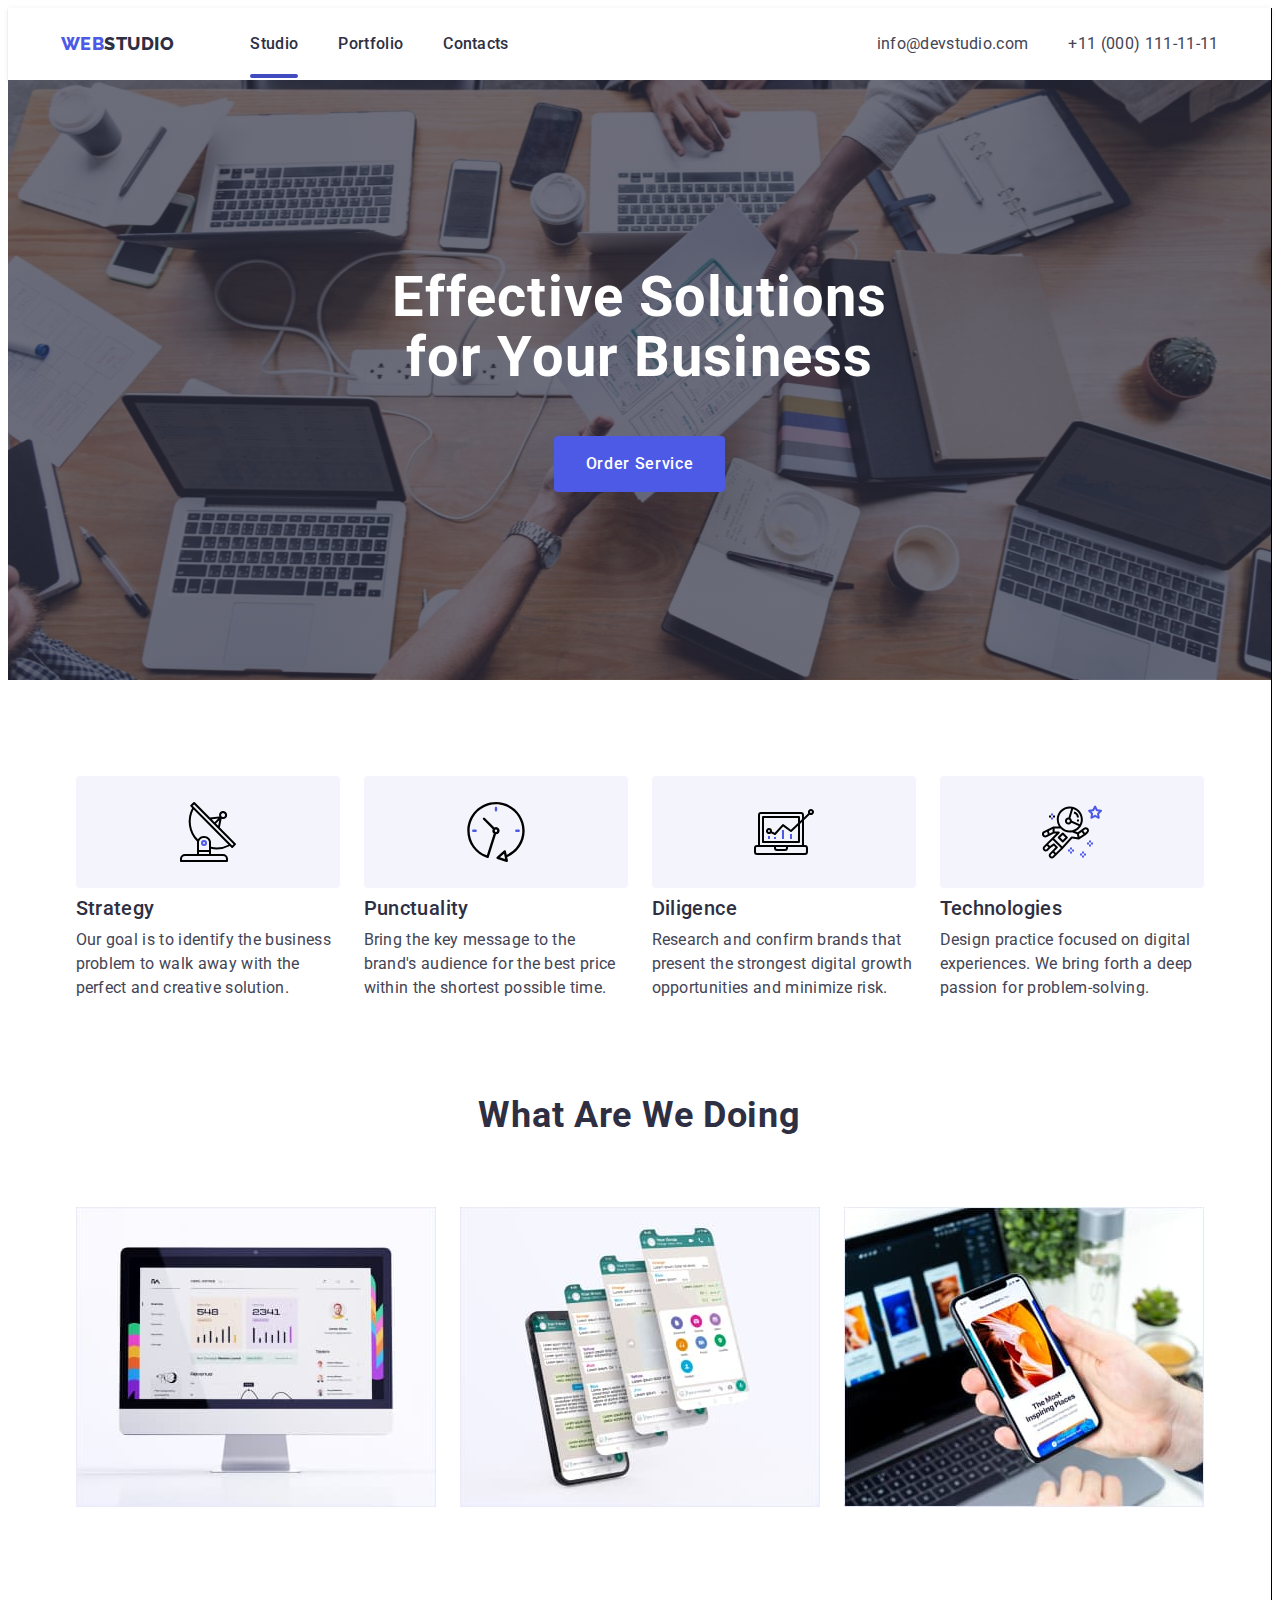
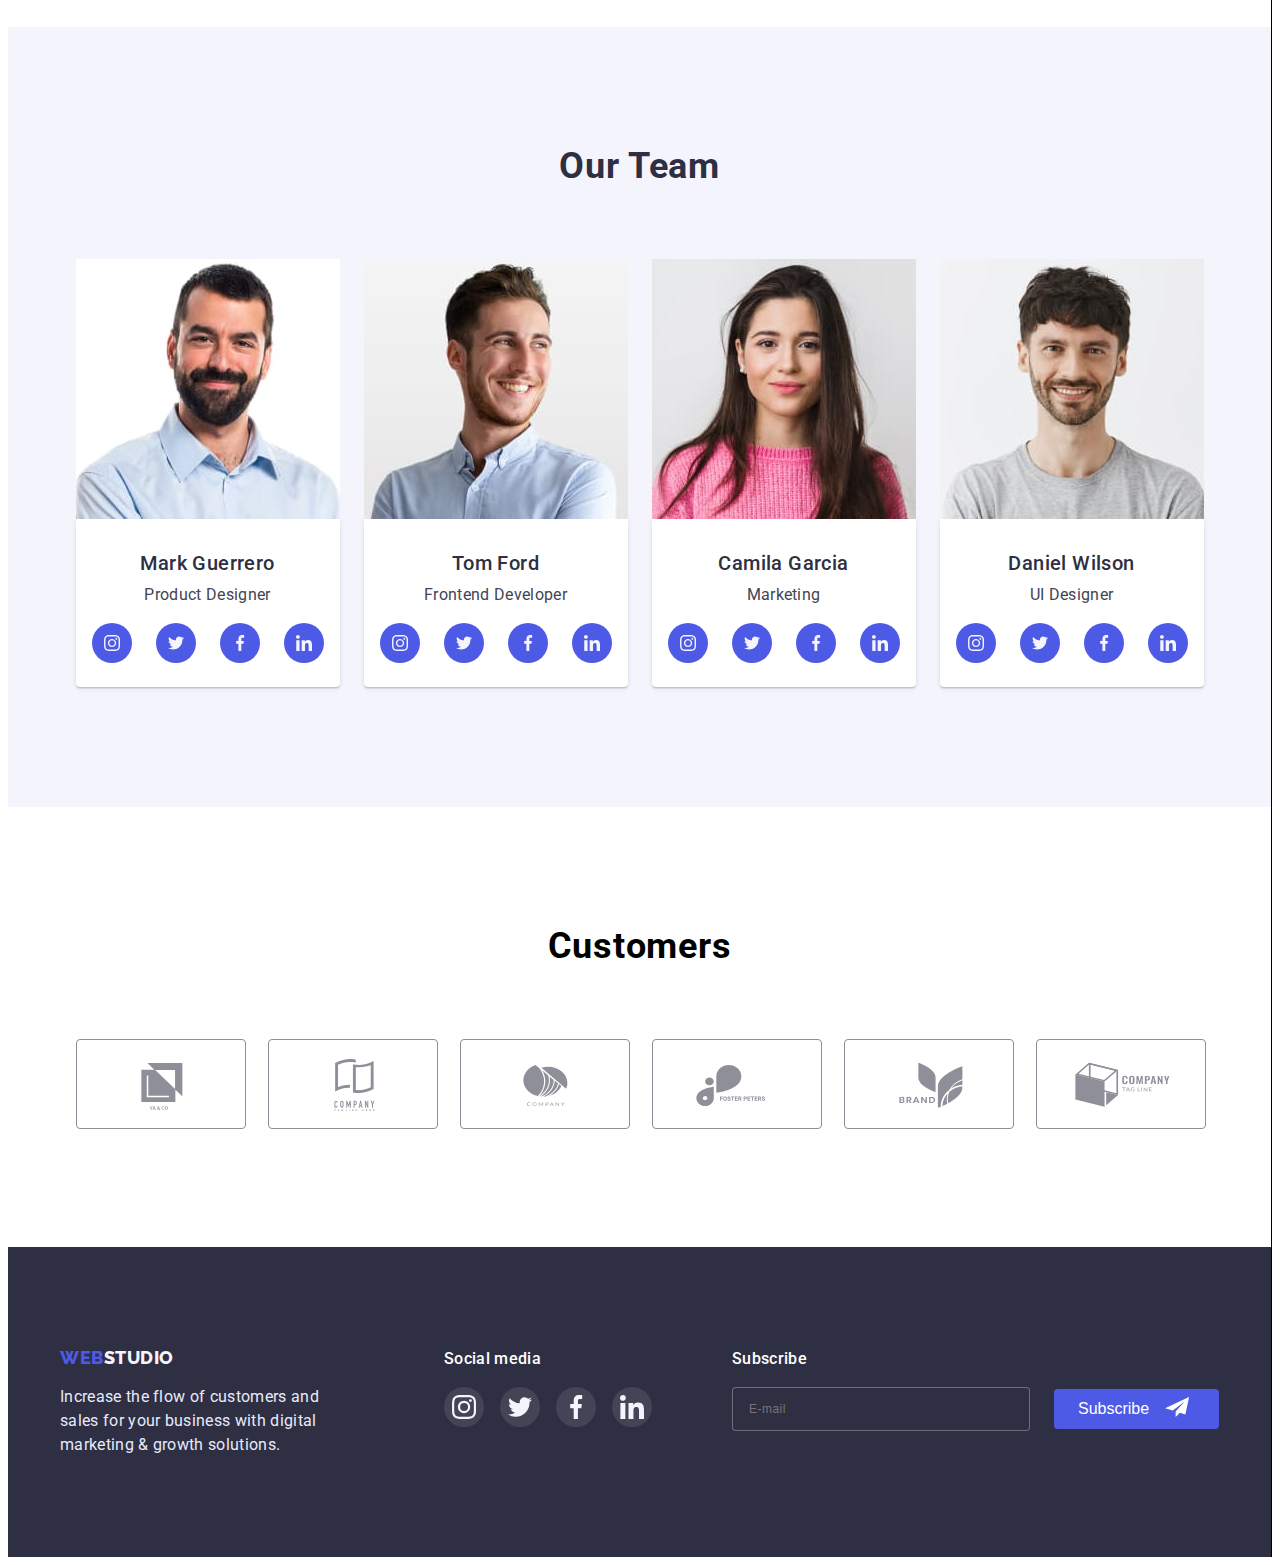
<file: index.html>
<!DOCTYPE html>
<html lang="en">

<head>
  <meta charset="UTF-8" />
  <meta http-equiv="X-UA-Compatible" content="IE=edge" />
  <meta name="viewport" content="width=device-width, initial-scale=1.0" />
  <title>WEBSTUDIO</title>
  <link rel="preconnect" href="https://fonts.googleapis.com">
  <link rel="preconnect" href="https://fonts.gstatic.com" crossorigin>
  <link
    href="https://fonts.googleapis.com/css2?family=Montserrat:wght@400;500;600;700&family=Raleway:wght@400;500;600;700;800&family=Roboto:wght@300;400;500;700&display=swap"
    rel="stylesheet">
  <link rel="stylesheet" href="https://cdnjs.cloudflare.com/ajax/libs/modern-normalize/1.1.0/modern-normalize.min.css"
    integrity="sha512-wpPYUAdjBVSE4KJnH1VR1HeZfpl1ub8YT/NKx4PuQ5NmX2tKuGu6U/JRp5y+Y8XG2tV+wKQpNHVUX03MfMFn9Q=="
    crossorigin="anonymous" referrerpolicy="no-referrer" />
  <link rel="stylesheet" href="./css/styles.css">
  <link rel="stylesheet" href="./css/mobile.css">
  <link rel="stylesheet" href="./css/tablet.css">
  <link rel="stylesheet" href="./css/desktop.css">

</head>

<body>
  <header class="hedder">
    <div class="hedder-container container">
      <a class="logo" href="./index.html" target="_blank"><span class="logo-part">Web</span>Studio</a>
      <div class="navigation-cont">
        <nav class="navigation">
          <ul class="list list-container">
            <li class="logo-items curent"><a class="logo-link" href="./index.html">Studio</a></li>
            <li class="logo-items"><a class="logo-link" href="portfolio.html">Portfolio</a></li>
            <li class="logo-items"><a class="logo-link" href="#">Contacts</a></li>
          </ul>
        </nav>
        <address class="address">
          <ul class="list address-container">
            <li class="address-items"><a class="address-link" href="mailto:info@devstudio.com">info@devstudio.com</a>
            </li>
            <li class="address-items"><a class="address-link" href="tel:+110001111111">+11 (000) 111-11-11</a></li>
          </ul>
        </address>
        </div>
      <button type="button" data-menu-open class="menu-btn">
        <svg class="menu-btn-icon" width="32" height="22">
          <use href="./images/icons.svg#icon-mob-menu"></use>
        </svg>
      </button>
    </div>

    <div class="mob-menu  is-hidden" data-menu>
      <div class="container">
        <div>
          <button type="button" data-menu-close class="menu-btn-close-cont">
            <svg class="menu-btn-icon-close" width="8" height="8">
              <use href="./images/icons.svg#icon-cross-1"></use>
            </svg>
          </button>
          <nav class="mob-menu-navigation">
            <ul class="list mob-menu-list">
              <li class="mob-menu-items">
                <a class="mob-menu-link" href="./index.html">Studio</a>
              </li>
              <li class="mob-menu-items">
                <a class="mob-menu-link" href="portfolio.html">Portfolio</a>
              </li>
              <li class="mob-menu-items">
                <a class="mob-menu-link" href="#">Contacts</a>
              </li>
            </ul>
          </nav>
        </div>
        <div>
          <address class="mob-menu-address">
            <ul class="list mob-menu-address-list">
              <li class="mob-menu-address-items"><a class="mob-menu-address-link-tel" href="tel:+110001111111">+11 (000) 111-11-11</a></li>
              <li class="mob-menu-address-items"><a class="mob-menu-address-link" href="mailto:info@devstudio.com">info@devstudio.com</a></li>

            </ul>
          </address>
          <ul class="list mob-menu-social-list">
            <li class="mob-menu-social-item">
              <a href="./index.html" class="mob-menu-social-link">
                <svg class="mob-menu-social-icon" width="16" height="16">
                  <use href="./images/icons.svg#icon-instagram"></use>
                </svg>
              </a>
            </li>
            <li class="mob-menu-social-item">
              <a href="./index.html" class="mob-menu-social-link">
                <svg class="mob-menu-social-icon" width="16" height="16">
                  <use href="./images/icons.svg#icon-twitter"></use>
                </svg>
              </a>
            </li>
            <li class="mob-menu-social-item">
              <a href="./index.html" class="mob-menu-social-link">
                <svg class="mob-menu-social-icon" width="16" height="16">
                  <use href="./images/icons.svg#icon-facebook"></use>
                </svg>
              </a>
            </li>
            <li class="mob-menu-social-item">
              <a href="./index.html" class="mob-menu-social-link">
                <svg class="mob-menu-social-icon" width="16" height="16">
                  <use href="./images/icons.svg#icon-linkedin"></use>
                </svg>
              </a>
            </li>
          </ul>
        </div>
      </div>
    </div>
  </header>
  <main>
    <section class="hero">
      <div class="hero-container container">
        <h1 class="hero-title">Effective Solutions for Your Business</h1>
        <button type="button" data-modal-open class="hero-bnt hero-bnt-cont ">Order Service</button>
      </div>
    </section>
    <section class="feature">
      <div class="container">
        <h2 class="feature-title hide">Advantages</h2>
        <ul class="list feature-cont">
          <li class="feature-items">
            <div class="feature-box">
              <svg class="feature-icons feature-icons-cont" width="60" height="64">
                <use href="./images/icons.svg#icon-antenna"></use>
              </svg>
            </div>
            <div class="feature-text-box">
              <h3 class="feature-title feature-item-cont">Strategy</h3>
              <p class="feature-text">
                Our goal is to identify the business problem to walk away with the
                perfect and creative solution.
              </p>
            </div>
          </li>
          <li class="feature-items">
            <div class="feature-box">
              <svg class="feature-icons feature-icons-cont" width="60" height="64">
                <use href="./images/icons.svg#icon-clock"></use>
              </svg>
            </div>
            <div class="feature-text-box">
              <h3 class="feature-title feature-item-cont">Punctuality</h3>
              <p class="feature-text">
                Bring the key message to the brand's audience for the best price
                within the shortest possible time.
              </p>
            </div>
          </li>

          <li class="feature-items">
            <div class="feature-box">
              <svg class="feature-icons feature-icons-cont" width="60" height="64">
                <use href="./images/icons.svg#icon-diagram"></use>
              </svg>
            </div>
            <div class="feature-text-box">
              <h3 class="feature-title feature-item-cont">Diligence</h3>
              <p class="feature-text">
                Research and confirm brands that present the strongest digital
                growth opportunities and minimize risk.
              </p>
            </div>
          </li>
          <li class="feature-items">
            <div class="feature-box">
              <svg class="feature-icons feature-icons-cont" width="60" height="64">
                <use href="./images/icons.svg#icon-astronaut"></use>
              </svg>
            </div>
            <div class="feature-text-box">
              <h3 class="feature-title feature-item-cont">Technologies</h3>
              <p class="feature-text">
                Design practice focused on digital experiences. We bring forth a
                deep passion for problem-solving.
              </p>
            </div>
          </li>
        </ul>
      </div>
    </section>
    <section class="app">
      <div class="app-cont container">
        <h2 class="app-title">What are we doing</h2>
        <ul class="list app-cont-list">
          <li class="app-items"><img srcset="./images/pic1.jpg 1x, ./images/pic1-2x.jpg 2x" src="./images/pic1.jpg"
              alt="Treking" width="360" /></li>
          <li class="app-items"><img srcset="./images/pic2.jpg 1x, ./images/pic2-2x.jpg 2x" src="./images/pic2.jpg" alt="MobileAPP" width="360" /></li>
          <li class="app-items"><img srcset="./images/pic3.jpg 1x, ./images/pic3-2x.jpg 2x" src="./images/pic3.jpg" alt="Conection" width="360" /></li>
        </ul>
      </div>
    </section>
    <section class="team">
      <div class="team-cont container">
        <h2 class="team-title">Our Team</h2>
        <ul class="list list-cont">
          <li class="team-items pers-box">
            <img srcset="./images/photo1.jpg 1x, ./images/photo1-2x.jpg 2x" src="./images/photo1.jpg"
              alt="Mark Guerrero" width="264" />
            <div class="team-info-box">
              <h3 class="team-text-name">Mark Guerrero</h3>
              <p class="team-qualified">Product Designer</p>
              <ul class="list social-list">
                <li class="team-social-item">
                  <a href="./index.html" class="team-social-link">
                    <svg class="team-social-icon" width="16" height="16">
                      <use href="./images/icons.svg#icon-instagram"></use>
                    </svg>
                  </a>
                </li>
                <li class="team-social-item">
                  <a href="./index.html" class="team-social-link">
                    <svg class="team-social-icon" width="16" height="16">
                      <use href="./images/icons.svg#icon-twitter"></use>
                    </svg>
                  </a>
                </li>
                <li class="team-social-item">
                  <a href="./index.html" class="team-social-link">
                    <svg class="team-social-icon" width="16" height="16">
                      <use href="./images/icons.svg#icon-facebook"></use>
                    </svg>
                  </a>
                </li>
                <li class="team-social-item">
                  <a href="./index.html" class="team-social-link">
                    <svg class="team-social-icon" width="16" height="16">
                      <use href="./images/icons.svg#icon-linkedin"></use>
                    </svg>
                  </a>
                </li>
              </ul>
            </div>
          </li>
          <li class="team-items pers-box">
            <img srcset="./images/photo2.jpg 1x, ./images/photo2-2x.jpg 2x" src="./images/photo2.jpg" alt="Tom Ford"
              width="264" />
            <div class="team-info-box">
              <h3 class="team-text-name">Tom Ford</h3>
              <p class="team-qualified">Frontend Developer</p>
              <ul class="list social-list">
                <li class="team-social-item">
                  <a href="./index.html" class="team-social-link">
                    <svg class="team-social-icon" width="16" height="16">
                      <use href="./images/icons.svg#icon-instagram"></use>
                    </svg>
                  </a>
                </li>
                <li class="team-social-item">
                  <a href="./index.html" class="team-social-link">
                    <svg class="team-social-icon" width="16" height="16">
                      <use href="./images/icons.svg#icon-twitter"></use>
                    </svg>
                  </a>
                </li>
                <li class="team-social-item">
                  <a href="./index.html" class="team-social-link">
                    <svg class="team-social-icon" width="16" height="16">
                      <use href="./images/icons.svg#icon-facebook"></use>
                    </svg>
                  </a>
                </li>
                <li class="team-social-item">
                  <a href="./index.html" class="team-social-link">
                    <svg class="team-social-icon" width="16" height="16">
                      <use href="./images/icons.svg#icon-linkedin"></use>
                    </svg>
                  </a>
                </li>
              </ul>
            </div>
          </li>
          <li class="team-items pers-box">
            <img srcset="./images/photo3.jpg 1x, ./images/photo3-2x.jpg 2x" src="./images/photo3.jpg"
              alt="Camila Garcia" width="264" />
            <div class="team-info-box">
              <h3 class="team-text-name">Camila Garcia</h3>
              <p class="team-qualified">Marketing</p>
              <ul class="list social-list">
                <li class="team-social-item">
                  <a href="./index.html" class="team-social-link">
                    <svg class="team-social-icon" width="16" height="16">
                      <use href="./images/icons.svg#icon-instagram"></use>
                    </svg>
                  </a>
                </li>
                <li class="team-social-item">
                  <a href="./index.html" class="team-social-link">
                    <svg class="team-social-icon" width="16" height="16">
                      <use href="./images/icons.svg#icon-twitter"></use>
                    </svg>
                  </a>
                </li>
                <li class="team-social-item">
                  <a href="./index.html" class="team-social-link">
                    <svg class="team-social-icon" width="16" height="16">
                      <use href="./images/icons.svg#icon-facebook"></use>
                    </svg>
                  </a>
                </li>
                <li class="team-social-item">
                  <a href="./index.html" class="team-social-link">
                    <svg class="team-social-icon" width="16" height="16">
                      <use href="./images/icons.svg#icon-linkedin"></use>
                    </svg>
                  </a>
                </li>
              </ul>
            </div>
          </li>
          <li class="team-items pers-box">
            <img srcset="./images/photo4.jpg 1x, ./images/photo4-2x.jpg 2x" src="./images/photo4.jpg"
              alt="Daniel Wilson" width="264" />
            <div class="team-info-box">
              <h3 class="team-text-name">Daniel Wilson</h3>
              <p class="team-qualified">UI Designer</p>
              <ul class="list social-list">
                <li class="team-social-item">
                  <a href="./index.html" class="team-social-link">
                    <svg class="team-social-icon" width="16" height="16">
                      <use href="./images/icons.svg#icon-instagram"></use>
                    </svg>
                  </a>
                </li>
                <li class="team-social-item">
                  <a href="./index.html" class="team-social-link">
                    <svg class="team-social-icon" width="16" height="16">
                      <use href="./images/icons.svg#icon-twitter"></use>
                    </svg>
                  </a>
                </li>
                <li class="team-social-item">
                  <a href="./index.html" class="team-social-link">
                    <svg class="team-social-icon" width="16" height="16">
                      <use href="./images/icons.svg#icon-facebook"></use>
                    </svg>
                  </a>
                </li>
                <li class="team-social-item">
                  <a href="" class="team-social-link">
                    <svg class="team-social-icon" width="16" height="16">
                      <use href="./images/icons.svg#icon-linkedin"></use>
                    </svg>
                  </a>
                </li>
              </ul>
            </div>
          </li>
        </ul>
      </div>
    </section>
    <section class="customers">
      <div class="customers-cont container">
        <h2 class="customers-title">Customers</h2>
        <ul class="list customers-list">
          <li class="customers-box">
            <a href="./index.html" class="customers-link">
              <svg class="customers-icons" width="104" height="56">
                <use href="./images/icons.svg#icon-Logo-1"></use>
              </svg>
            </a>
          </li>
          <li class="customers-box">
            <a href="./index.html" class="customers-link">
              <svg class="customers-icons" width="104" height="56">
                <use href="./images/icons.svg#icon-Logo-2"></use>
              </svg>
            </a>
          </li>
          <li class="customers-box">
            <a href="./index.html" class="customers-link">
              <svg class="customers-icons" width="104" height="56">
                <use href="./images/icons.svg#icon-Logo-3"></use>
              </svg>
            </a>
          </li>
          <li class="customers-box">
            <a href="./index.html" class="customers-link">
              <svg class="customers-icons" width="104" height="56">
                <use href="./images/icons.svg#icon-Logo-4"></use>
              </svg>
            </a>
          </li>
          <li class="customers-box">
            <a href="./index.html" class="customers-link">
              <svg class="customers-icons" width="104" height="56">
                <use href="./images/icons.svg#icon-Logo-5"></use>
              </svg>
            </a>
          </li>
          <li class="customers-box">
            <a href="./index.html" class="customers-link">
              <svg class="customers-icons" width="104" height="56">
                <use href="./images/icons.svg#icon-Logo-6"></use>
              </svg>
            </a>
          </li>
        </ul>
      </div>

    </section>
  </main>

  <footer class="footer">
    <div class="footer-cont container">
      <div class="footer-info-logo">
        <a class="footer-logo" href="./index.html" target="_blank"><span class="footer-logo-part">Web</span>Studio</a>
        <p class="footer-text">
          Increase the flow of customers and sales for your business with digital
          marketing & growth solutions.
        </p>
      </div>
      <div class="footer-social-media">
        <h2 class="media-text">Social media</h2>
        <ul class="list footer-social-list">
          <li class="footer-social-item">
            <a href="./index.html" class="footer-social-link">
              <svg class="footer-social-icon" width="24" height="24">
                <use href="./images/icons.svg#icon-instagram"></use>
              </svg>
            </a>
          </li>
          <li class="footer-social-item">
            <a href="./index.html" class="footer-social-link">
              <svg class="footer-social-icon" width="24" height="24">
                <use href="./images/icons.svg#icon-twitter"></use>
              </svg>
            </a>
          </li>
          <li class="footer-social-item">
            <a href="./index.html" class="footer-social-link">
              <svg class="footer-social-icon" width="24" height="24">
                <use href="./images/icons.svg#icon-facebook"></use>
              </svg>
            </a>
          </li>
          <li class="footer-social-item">
            <a href="./index.html" class="footer-social-link">
              <svg class="footer-social-icon" width="24" height="24">
                <use href="./images/icons.svg#icon-linkedin"></use>
              </svg>
            </a>
          </li>
        </ul>
      </div>
      <div class="footer-sub">
        <p class="media-text sub-text">Subscribe</p>
        <div class="footer-sub-menu-cont">
          <form class="footer-sub-menu">
            <input type="email" name="email" placeholder="E-mail" class="footer-input" required>
            <button type="submit" class="footer-btn">Subscribe
              <svg class="footer-btn-icon" width="24" height="20">
                <use href="./images/icons.svg#icon-icon-send-1">
                </use>
              </svg>
            </button>
          </form>
        </div>
      </div>
    </div>
  </footer>

  <div class="backdrop is-hidden" data-modal>
    <div class="modal">
      <button type="button" data-modal-close class="modal-close">
        <a href="#" class="modal-close-cross">
          <svg class="modal-icon-cross" width="8" height="8">
            <use href="./images/icons.svg#icon-cross-1">
            </use>
          </svg>
        </a>
      </button>
      <p class="modal-title">Leave your contacts and we will call you back</p>
      <div class="modal-forms">
        <form class="modal-list">
          <label class="modal-lable">Name</label>
          <div class="input-wrap">
            <input type="text" name="name" placeholder=" " class="modal-input" required minlength="3">
            <svg class="modal-icon" width="18" height="18">
              <use href="./images/icons.svg#icon-person"></use>
            </svg>
          </div>

          <label class="modal-list">Phone</label>
          <div class="input-wrap">
            <input type="tel" name="phone" placeholder=" " class="modal-input">
            <svg class="modal-icon" width="18" height="24">
              <use href="./images/icons.svg#icon-phone"></use>
            </svg>
          </div>

          <label class="modal-list">Email</label>
          <div class="input-wrap">
            <input type="email" name="email" placeholder=" " class="modal-input" required>
            <svg class="modal-icon" width="18" height="24">
              <use href="./images/icons.svg#icon-email"></use>
            </svg>
          </div>

          <label class="modal-list">Comment</label>
          <textarea name="Text input" placeholder="Text input" class="modal-coment"></textarea>
          <div class="modal-field">
            <input type="checkbox" id="policy" name="policy" value="tru" required class="modal-checkbox hide">
            <label for="policy" class="check-text">I accept the terms and conditions of the
              <a href="#" class="checkbox-priv-text">Privacy Policy</a>.</label>
          </div>
          <div class="modal-btn-cont">
            <button type="submit" class="modal-btn"><span class="text-btn">Send</span></button>
          </div>
        </form>
      </div>





    </div>
    <script src="./js/modal.js"></script>
    <script src="./js/menu.js"></script>
  </div>
</body>

</html>
</file>
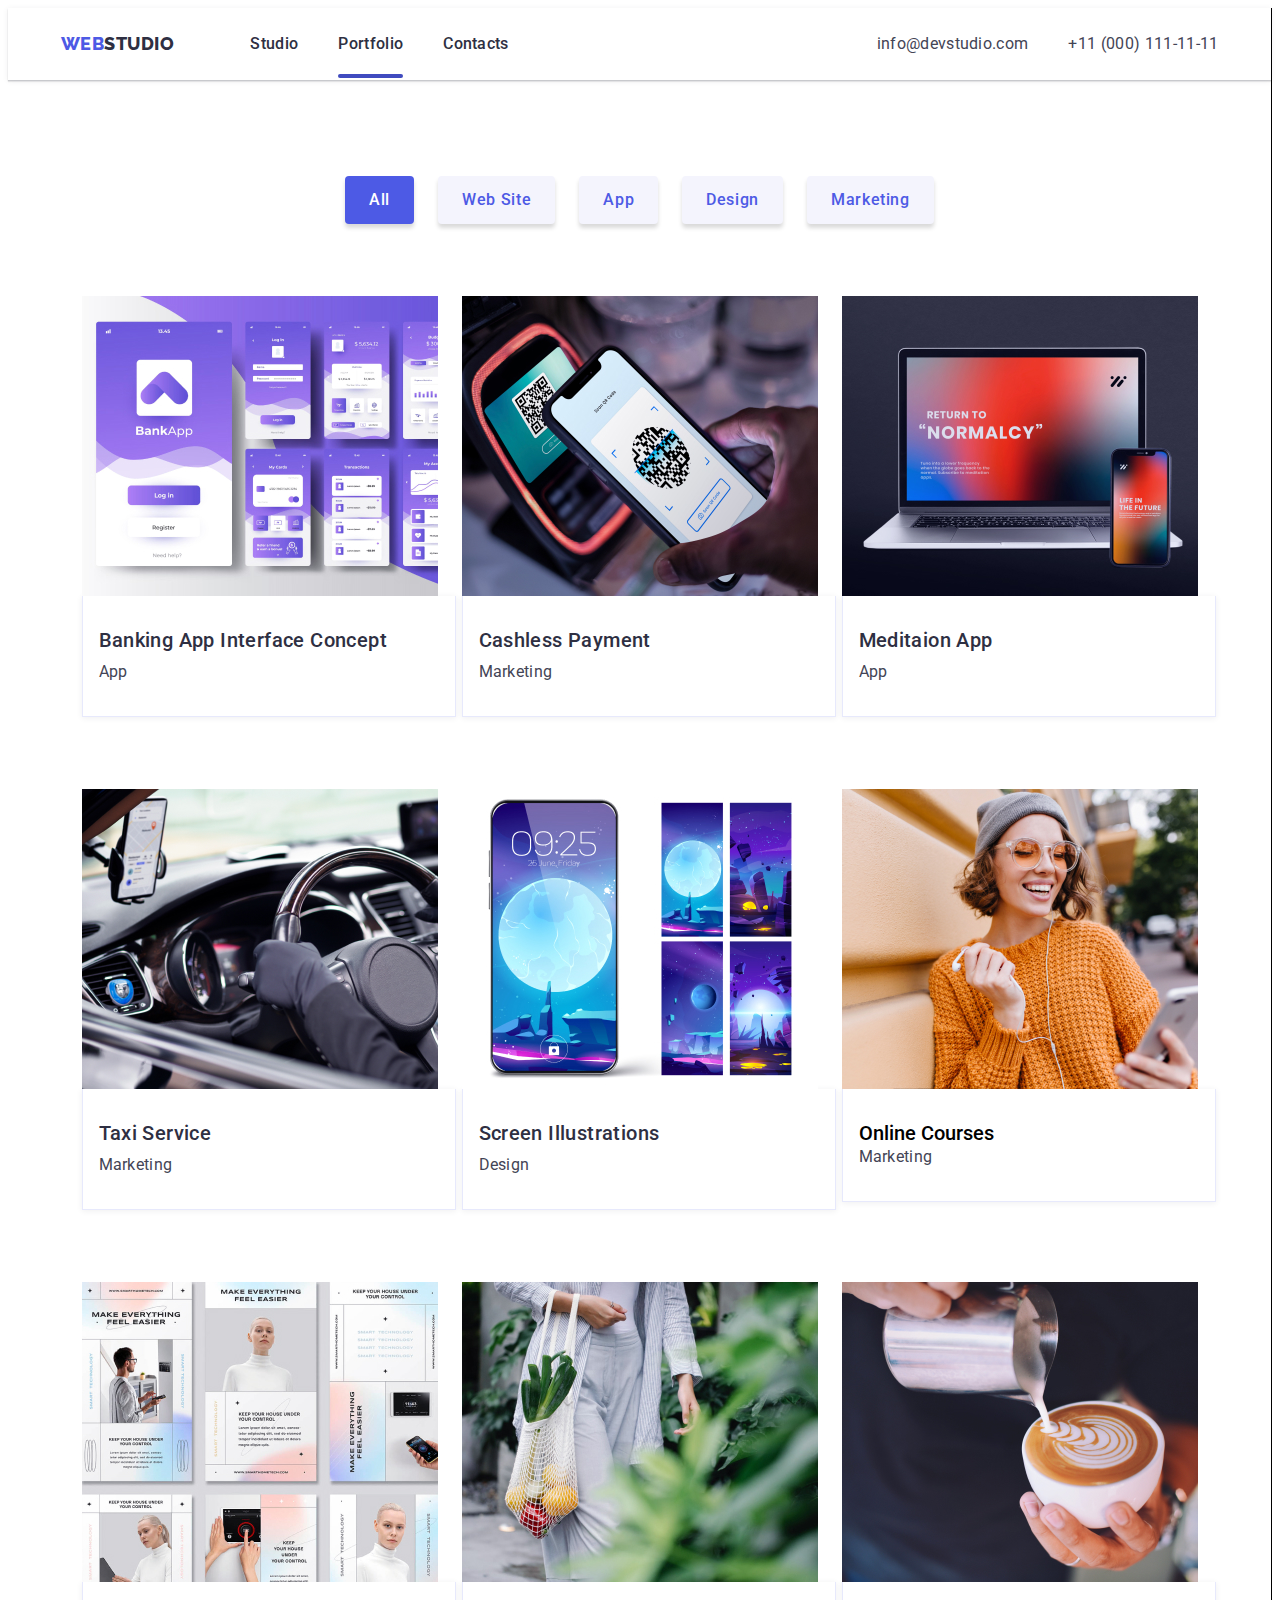
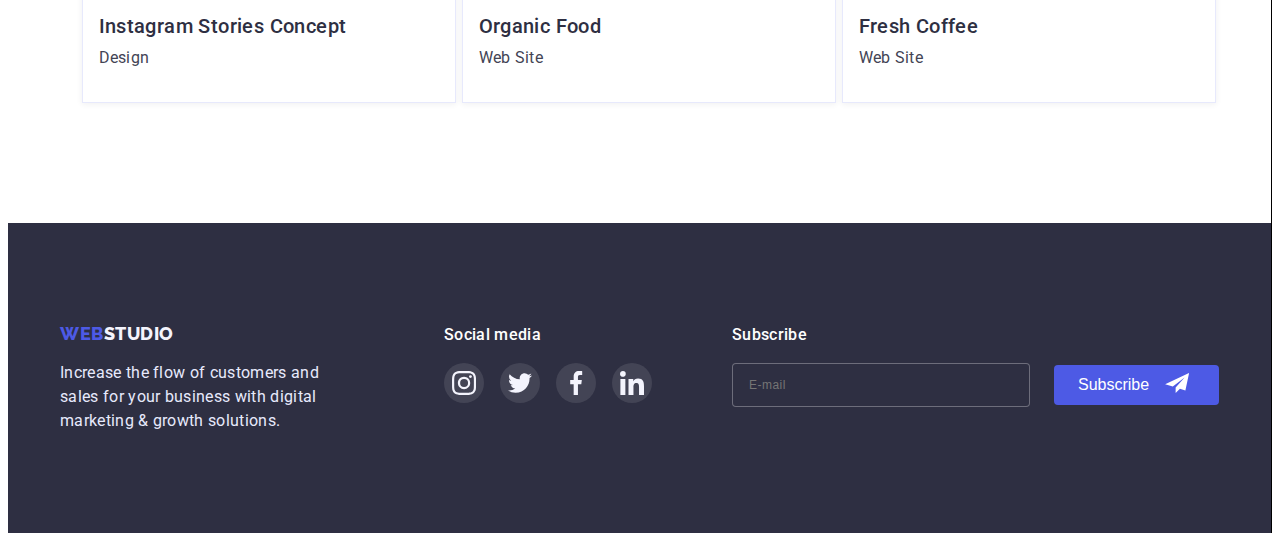
<file: portfolio.html>
<!DOCTYPE html>
<html lang="en">

<head>
    <meta charset="UTF-8" />
    <meta http-equiv="X-UA-Compatible" content="IE=edge" />
    <meta name="viewport" content="width=device-width, initial-scale=1.
0" />
    <title>WEBSTUDIO</title>
    <link rel="preconnect" href="https://fonts.googleapis.com">
    <link rel="preconnect" href="https://fonts.gstatic.com" crossorigin>
    <link
        href="https://fonts.googleapis.com/css2?family=Montserrat:wght@400;500;600;700&family=Raleway:wght@400;500;600;700;800&family=Roboto:wght@300;400;500;700&display=swap"
        rel="stylesheet">
    <link rel="stylesheet" href="https://cdnjs.cloudflare.com/ajax/libs/modern-normalize/1.1.0/modern-normalize.min.css"
        integrity="sha512-wpPYUAdjBVSE4KJnH1VR1HeZfpl1ub8YT/NKx4PuQ5NmX2tKuGu6U/JRp5y+Y8XG2tV+wKQpNHVUX03MfMFn9Q=="
        crossorigin="anonymous" referrerpolicy="no-referrer" />
    <link rel="stylesheet" href="./css/styles.css">
    <link rel="stylesheet" href="./css/mobile.css">
    <link rel="stylesheet" href="./css/tablet.css">
    <link rel="stylesheet" href="./css/desktop.css">
</head>


<body>
    <header class="hedder">
        <div class="hedder-container container">
            <a class="logo" href="./index.html" target="_blank"><span class="logo-part">Web</span>Studio</a>
            <div class="navigation-cont">
                <nav class="navigation">
                    <ul class="list list-container">
                        <li class="logo-items"><a class="logo-link" href="./index.html">Studio</a></li>
                        <li class="logo-items curent"><a class="logo-link" href="portfolio.html">Portfolio</a></li>
                        <li class="logo-items"><a class="logo-link" href="#">Contacts</a></li>
                    </ul>
                </nav>
                <address class="address">
                    <ul class="list address-container">
                        <li class="address-items"><a class="address-link"
                                href="mailto:info@devstudio.com">info@devstudio.com</a>
                        </li>
                        <li class="address-items"><a class="address-link" href="tel:+110001111111">+11 (000)
                                111-11-11</a></li>
                    </ul>
                </address>
            </div>
            <button type="button" data-menu-open class="menu-btn">
                <svg class="menu-btn-icon" width="32" height="22">
                    <use href="./images/icons.svg#icon-mob-menu"></use>
                </svg>
            </button>
        </div>

        <div class="mob-menu  is-hidden" data-menu>
            <div class="container">
                <div>
                    <button type="button" data-menu-close class="menu-btn-close-cont">
                        <svg class="menu-btn-icon-close" width="8" height="8">
                            <use href="./images/icons.svg#icon-cross-1"></use>
                        </svg>
                    </button>
                    <nav class="mob-menu-navigation">
                        <ul class="list mob-menu-list">
                            <li class="mob-menu-items">
                                <a class="mob-menu-link" href="./index.html">Studio</a>
                            </li>
                            <li class="mob-menu-items">
                                <a class="mob-menu-link" href="portfolio.html">Portfolio</a>
                            </li>
                            <li class="mob-menu-items">
                                <a class="mob-menu-link" href="#">Contacts</a>
                            </li>
                        </ul>
                    </nav>
                </div>
                <div>
                    <address class="mob-menu-address">
                        <ul class="list mob-menu-address-list">
                            <li class="mob-menu-address-items"><a class="mob-menu-address-link-tel"
                                    href="tel:+110001111111">+11 (000) 111-11-11</a></li>
                            <li class="mob-menu-address-items"><a class="mob-menu-address-link"
                                    href="mailto:info@devstudio.com">info@devstudio.
                                    com</a></li>

                        </ul>
                    </address>
                    <ul class="list mob-menu-social-list">
                        <li class="mob-menu-social-item">
                            <a href="./index.html" class="mob-menu-social-link">
                                <svg class="mob-menu-social-icon" width="16" height="16">
                                    <use href="./images/icons.svg#icon-instagram"></use>
                                </svg>
                            </a>
                        </li>
                        <li class="mob-menu-social-item">
                            <a href="./index.html" class="mob-menu-social-link">
                                <svg class="mob-menu-social-icon" width="16" height="16">
                                    <use href="./images/icons.svg#icon-twitter"></use>
                                </svg>
                            </a>
                        </li>
                        <li class="mob-menu-social-item">
                            <a href="./index.html" class="mob-menu-social-link">
                                <svg class="mob-menu-social-icon" width="16" height="16">
                                    <use href="./images/icons.svg#icon-facebook"></use>
                                </svg>
                            </a>
                        </li>
                        <li class="mob-menu-social-item">
                            <a href="./index.html" class="mob-menu-social-link">
                                <svg class="mob-menu-social-icon" width="16" height="16">
                                    <use href="./images/icons.svg#icon-linkedin"></use>
                                </svg>
                            </a>
                        </li>
                    </ul>
                </div>
            </div>
        </div>
    </header>
    <section class="portfolio">
        <div class="portf-cont container">
            <div class="portf-btns">
            <h1 class="hide">Portfolio</h1>
            <ul class="list nav-buttons-cont">
                <li><button type="button" class="all buttons-cont">All</button></li>
                <li><button type="button" class="other-all buttons-cont">Web Site</button></li>
                <li><button type="button" class="other-all buttons-cont">App</button></li>
                <li><button type="button" class="other-all buttons-cont">Design</button></li>
                <li><button type="button" class="other-all buttons-cont">Marketing</button></li>
            </ul>
            </div>
            <ul class="list hero-portfolio-cont">
                <li class="portfolio-list-items">
                    <div class="portfolio-top-wrap">
                        <picture>
                            <source srcset="
                            ./images/mobile/imgportf1-mob-1x.jpg 1x, 
                            ./images/mobile/imgportf1-mob-2x.jpg 2x" media="(max-width: 768px)">
                            <source srcset="
                            ./images/tablet/imgportf1-tablet-1x.jpg 1x, 
                            ./images/tablet/imgportf1-tablet-2x.jpg 2x" media="(min-width: 768px)">
                            <source srcset="
                            ./images/desktop/imgportf1.jpg 1x, 
                            ./images/desktop/imgportf1-2x.jpg 2x" media="(min-width: 1200px)">
                            <img class="portfolio-img" src="./images/mobile/imgportf1-mob-1x.jpg" alt="BankAApp"
                                width="200">
                        </picture>

                        <p class="portfolio-top-text">Loremipsum dolor
                            sit, amet consectetadipisicing elit. Porro
                            susdolores aliquam explicabo quam aut
                            odio quaerat rerum voluptaassumenda fuga ipsum
                            voluptacommodi veniam incidunt ut?
                            Voluvoluptatibus atque.</p>
                    </div>
                    <div class="list-items-text-cont">
                        <h2 class="title-portf-text">Banking App Interface Concept</h2>
                        <p class="text-port">App</p>

                    </div>
                </li>
                <li class="portfolio-list-items">
                    <div class="portfolio-top-wrap">
                        <picture>
                            <source srcset="
                                ./images/mobile/imgportf2-mob-1x.jpg 1x, 
                                ./images/mobile/imgportf2-mob-2x.jpg 2x" media="(max-width: 768px)">
                            <source srcset="
                                ./images/tablet/imgportf2-tablet-1x.jpg 1x, 
                                ./images/tablet/imgportf2-tablet-2x.jpg 2x" media="(min-width: 768px)">
                            <source srcset="
                                ./images/desktop/imgportf2.jpg 1x, 
                                ./images/desktop/imgportf2-2x.jpg 2x" media="(min-width: 1200px)">
                            <img class="portfolio-img" src="./images/mobile/imgportf2-mob-1x.jpg" alt="BankAApp"
                                width="200">

                            <p class="portfolio-top-text">Lorem, ipsum dolor sit amet consectetur adipisicing elit. Et
                                nisi
                                eligendi, libero quos cum quas neque illo magnam? Harum temporibus sequi corporis
                                facilis
                                tenetur quas magni officia commodi repellendus ullam.</p>
                    </div>
                    <div class="list-items-text-cont">
                        <h2 class="title-portf-text">Cashless Payment</h2>
                        <p class="text-port">Marketing</p>
                    </div>
                </li>
                <li class="portfolio-list-items">
                    <div class="portfolio-top-wrap">

                        <picture>
                            <source srcset="
                                ./images/mobile/imgportf3-mob-1x.jpg 1x, 
                                ./images/mobile/imgportf3-mob-2x.jpg 2x" media="(max-width: 768px)">
                            <source srcset="
                                ./images/tablet/imgportf3-tablet-1x.jpg 1x, 
                                ./images/tablet/imgportf3-tablet-2x.jpg 2x" media="(min-width: 768px)">
                            <source srcset="
                                ./images/desktop/imgportf3.jpg 1x, 
                                ./images/desktop/imgportf3-2x.jpg 2x" media="(min-width: 1200px)">
                            <img class="portfolio-img" src="./images/mobile/imgportf3-mob-1x.jpg" alt="BankAApp"
                                width="200">


                            <p class="portfolio-top-text">Lorem, ipsum dolor sit amet consectetur adipisicing elit. Et
                                nisi
                                eligendi, libero quos cum quas neque illo magnam? Harum temporibus sequi corporis
                                facilis
                                tenetur quas magni officia commodi repellendus ullam.</p>
                    </div>
                    <div class="list-items-text-cont">
                        <h2 class="title-portf-text">Meditaion App</h2>
                        <p class="text-port">App</p>
                    </div>
                </li>
                <li class="portfolio-list-items">
                    <div class="portfolio-top-wrap">

                        <picture>
                            <source srcset="
                                ./images/mobile/imgportf4-mob-1x.jpg 1x, 
                                ./images/mobile/imgportf4-mob-2x.jpg 2x" media="(max-width: 768px)">
                            <source srcset="
                                ./images/tablet/imgportf4-tablet-1x.jpg 1x, 
                                ./images/tablet/imgportf4-tablet-2x.jpg 2x" media="(min-width: 768px)">
                            <source srcset="
                                ./images/desktop/imgportf4.jpg 1x, 
                                ./images/desktop/imgportf4-2x.jpg 2x" media="(min-width: 1200px)">
                            <img class="portfolio-img" src="./images/mobile/imgportf4-mob-1x.jpg" alt="BankAApp"
                                width="200">


                            <p class="portfolio-top-text">Lorem, ipsum dolor sit amet consectetur adipisicing elit. Et
                                nisi
                                eligendi, libero quos cum quas neque illo magnam? Harum temporibus sequi corporis
                                facilis
                                tenetur quas magni officia commodi repellendus ullam.</p>
                    </div>
                    <div class="list-items-text-cont">
                        <h2 class="title-portf-text">Taxi Service</h2>
                        <p class="text-port">Marketing</p>
                    </div>
                </li>
                <li class="portfolio-list-items">
                    <div class="portfolio-top-wrap">

                        <picture>
                            <source srcset="
                                ./images/mobile/imgportf5-mob-1x.jpg 1x, 
                                ./images/mobile/imgportf5-mob-2x.jpg 2x" media="(max-width: 768px)">
                            <source srcset="
                                ./images/tablet/imgportf5-tablet-1x.jpg 1x, 
                                ./images/tablet/imgportf5-tablet-2x.jpg 2x" media="(min-width: 768px)">
                            <source srcset="
                                ./images/desktop/imgportf5.jpg 1x, 
                                ./images/desktop/imgportf5-2x.jpg 2x" media="(min-width: 1200px)">
                            <img class="portfolio-img" src="./images/mobile/imgportf5-mob-1x.jpg" alt="BankAApp"
                                width="200">


                            <p class="portfolio-top-text">Lorem, ipsum dolor sit amet consectetur adipisicing elit. Et
                                nisi
                                eligendi, libero quos cum quas neque illo magnam? Harum temporibus sequi corporis
                                facilis
                                tenetur quas magni officia commodi repellendus ullam.</p>
                    </div>
                    <div class="list-items-text-cont">
                        <h2 class="title-portf-text">Screen Illustrations</h2>
                        <p class="text-port">Design</p>
                    </div>
                </li>
                <li class="portfolio-list-items">
                    <div class="portfolio-top-wrap">

                        <picture>
                            <source srcset="
                                ./images/mobile/imgportf6-mob-1x.jpg 1x, 
                                ./images/mobile/imgportf6-mob-2x.jpg 2x" media="(max-width: 768px)">
                            <source srcset="
                                ./images/tablet/imgportf6-tablet-1x.jpg 1x, 
                                ./images/tablet/imgportf6-tablet-2x.jpg 2x" media="(min-width: 768px)">
                            <source srcset="
                                ./images/desktop/imgportf6.jpg 1x, 
                                ./images/desktop/imgportf6-2x.jpg 2x" media="(min-width: 1200px)">
                            <img class="portfolio-img" src="./images/mobile/imgportf6-mob-1x.jpg" alt="BankAApp"
                                width="200">

                            <p class="portfolio-top-text">Lorem, ipsum dolor sit amet consectetur adipisicing elit. Et
                                nisi
                                eligendi, libero quos cum quas neque illo magnam? Harum temporibus sequi corporis
                                facilis
                                tenetur quas magni officia commodi repellendus ullam.</p>
                    </div>
                    <div class="list-items-text-cont">
                        <h2 class="text-20-500">Online Courses</h2>
                        <p class="text-port">Marketing</p>
                    </div>
                </li>
                <li class="portfolio-list-items">
                    <div class="portfolio-top-wrap">
                        <picture>
                            <source srcset="
                                ./images/mobile/imgportf7-mob-1x.jpg 1x, 
                                ./images/mobile/imgportf7-mob-2x.jpg 2x" media="(max-width: 768px)">
                            <source srcset="
                                ./images/tablet/imgportf7-tablet-1x.jpg 1x, 
                                ./images/tablet/imgportf7-tablet-2x.jpg 2x" media="(min-width: 768px)">
                            <source srcset="
                                ./images/desktop/imgportf7.jpg 1x, 
                                ./images/desktop/imgportf7-2x.jpg 2x" media="(min-width: 1200px)">
                            <img class="portfolio-img" src="./images/mobile/imgportf7-mob-1x.jpg" alt="BankAApp"
                                width="200">

                            <p class="portfolio-top-text">Lorem, ipsum dolor sit amet consectetur adipisicing elit. Et
                                nisi
                                eligendi, libero quos cum quas neque illo magnam? Harum temporibus sequi corporis
                                facilis
                                tenetur quas magni officia commodi repellendus ullam.</p>
                    </div>
                    <div class="list-items-text-cont">
                        <h2 class="title-portf-text">Instagram Stories Concept</h2>
                        <p class="text-port">Design</p>
                    </div>
                </li>
                <li class="portfolio-list-items">
                    <div class="portfolio-top-wrap">
                        
                        <picture>
                            <source srcset="
                                ./images/mobile/imgportf8-mob-1x.jpg 1x, 
                                ./images/mobile/imgportf8-mob-2x.jpg 2x" media="(max-width: 768px)">
                            <source srcset="
                                ./images/tablet/imgportf8-tablet-1x.jpg 1x, 
                                ./images/tablet/imgportf8-tablet-2x.jpg 2x" media="(min-width: 768px)">
                            <source srcset="
                                ./images/desktop/imgportf8.jpg 1x, 
                                ./images/desktop/imgportf8-2x.jpg 2x" media="(min-width: 1200px)">
                            <img class="portfolio-img" src="./images/mobile/imgportf8-mob-1x.jpg" alt="BankAApp" width="200">
                        
                        
                        <p class="portfolio-top-text">Lorem, ipsum dolor sit amet consectetur adipisicing elit. Et nisi
                            eligendi, libero quos cum quas neque illo magnam? Harum temporibus sequi corporis facilis
                            tenetur quas magni officia commodi repellendus ullam.</p>
                    </div>
                    <div class="list-items-text-cont">
                        <h2 class="title-portf-text">Organic Food</h2>
                        <p class="text-port">Web Site</p>
                    </div>
                </li>
                <li class="portfolio-list-items">
                    <div class="portfolio-top-wrap">
                        <picture>
                            <source srcset="
                                ./images/mobile/imgportf9-mob-1x.jpg 1x, 
                                ./images/mobile/imgportf9-mob-2x.jpg 2x" media="(max-width: 768px)">
                            <source srcset="
                                ./images/tablet/imgportf9-tablet-1x.jpg 1x, 
                                ./images/tablet/imgportf9-tablet-2x.jpg 2x" media="(min-width: 768px)">
                            <source srcset="
                                ./images/desktop/imgportf9.jpg 1x, 
                                ./images/desktop/imgportf9-2x.jpg 2x" media="(min-width: 1200px)">
                            <img class="portfolio-img" src="./images/mobile/imgportf9-mob-1x.jpg" alt="BankAApp" width="200">
                        
                        <p class="portfolio-top-text">Lorem, ipsum dolor sit amet consectetur adipisicing elit. Et nisi
                            eligendi, libero quos cum quas neque ill magnam Harum temporibus sequi corporis facilis
                            tenetur quas magni officia commodi rep ellendus ullam.</p>
                    </div>
                    <div class="list-items-text-cont">
                        <h2 class="title-portf-text">Fresh Coffee</h2>
                        <p class="text-port">Web Site</p>
                    </div>
                </li>
            </ul>
        </div>
    </section>

    <footer class="footer">
        <div class="footer-cont container">
            <div class="footer-info-logo">
                <a class="footer-logo" href="./index.html" target="_blank"><span
                        class="footer-logo-part">Web</span>Studio</a>
                <p class="footer-text">
                    Increase the flow of customers and sales for your business with
                    digital
                    marketing & growth solutions.
                </p>
            </div>
            <div class="footer-social-media">
                <h2 class="media-text">Social media</h2>
                <ul class="list footer-social-list">
                    <li class="footer-social-item">
                        <a href="./index.html" class="footer-social-link">
                            <svg class="footer-social-icon" width="24" height="24">
                                <use href="./images/icons.svg#icon-instagram"></use>
                            </svg>
                        </a>
                    </li>
                    <li class="footer-social-item">
                        <a href="./index.html" class="footer-social-link">
                            <svg class="footer-social-icon" width="24" height="24">
                                <use href="./images/icons.svg#icon-twitter"></use>
                            </svg>
                        </a>
                    </li>
                    <li class="footer-social-item">
                        <a href="./index.html" class="footer-social-link">
                            <svg class="footer-social-icon" width="24" height="24">
                                <use href="./images/icons.svg#icon-facebook"></use>
                            </svg>
                        </a>
                    </li>
                    <li class="footer-social-item">
                        <a href="./index.html" class="footer-social-link">
                            <svg class="footer-social-icon" width="24" height="24">
                                <use href="./images/icons.svg#icon-linkedin"></use>
                            </svg>
                        </a>
                    </li>
                </ul>
            </div>
            <div class="footer-sub">
                <p class="media-text sub-text">Subscribe</p>
                <div class="footer-sub-menu">
                    <form class="footer-sub-menu">
                        <input type="email" name="email" placeholder="E-mail" class="footer-input" required>
                        <button type="submit" class="footer-btn">Subscribe
                            <svg class="footer-btn-icon" width="24" height="20">
                                <use href="./images/icons.svg#icon-icon-send-1">
                                </use>
                            </svg>
                        </button>
                    </form>
                </div>
            </div>
        </div>
    </footer>

<script src="./js/menu.js"></script>
</body>

</html>
</file>
<file: css/styles.css>
body {
  font-family: "roboto", sans-serif;
  border-style: solid;
  border-width: 0px 1px 0px 0px;
}

h1,
h2,
h3,
h4,
h5,
h6,
p {
  margin: 0;
}

ul {
  margin: 0;
  padding-left: 0;
}

button {
  cursor: pointer;
}

.container {
  margin: 0 auto;
  padding: 0 15px;
  width: 100%;
  
}

.hedder-container {
  display: flex;
}

img {
  display: block;
  max-width: 100%;
  height: auto;
}

.no-scroll{
  overflow: hidden;
}
/* Clones */

/* - Точки в списках */
.list {
  list-style-type: none;
}

/* Одинаковый текст font-size-20 font-weight-500 черный */
.text-20-500 {
  /* font-weight: 700; */
  /* font-size: 36px; */
  /* line-height: 1.11; */
  /* letter-spacing: 0.02em; */
  /* color: var(--main-text-color); */
  /* text-align: center; */
}

.hide {
  position: absolute;
  width: 1px;
  height: 1px;
  margin: -1px;
  border: 0;
  padding: 0;
  white-space: nowrap;
  clip-path: inset(100%);
  clip: rect(0 0 0 0);
  overflow: hidden;
}

:root {
  --font-family-logo: "Raleway", sans-serif;
  --main-logo-weight: 800;
  --main-text-color: #2e2f42;
}

/* Hedder */
.hedder{
border: none;
  border: 1px solid #E7E9FC;
box-shadow: 
0px 2px 1px rgba(46, 47, 66, 0.08), 
0px 1px 1px rgba(46, 47, 66, 0.16), 
0px 1px 6px rgba(46, 47, 66, 0.08);
}
.navigation-cont{
  display: none;
}

.hedder-container{
  
  padding-top: 24px;
  padding-bottom: 24px;
  display: flex;
  justify-content: space-between;


}

.logo {
  font-family: var(--font-family-logo);
  font-weight: 800;
  font-size: 18px;
  line-height: 1.16;
  letter-spacing: 0.03em;
  text-transform: uppercase;
  color: var(--main-text-color);
  text-decoration: none;
  margin-right: 76px;
}

.logo-part {
  font-family: var(--font-family-logo);
  font-weight: 800;
  font-size: 18px;
  line-height: 1.16;
  letter-spacing: 0.03em;
  text-transform: uppercase;
  color: #4d5ae5;
  text-decoration: none;
}

.logo-items {
  display: flex;
  gap: 40px;
}

.menu-btn{
 border: none;
 background-color: inherit;
 width: 32px;
 height: 22px;
}

.menu-btn-icon{
  border: none;
  stroke:#2E2F42;
  
}



.mob-menu {
  position: fixed;
  top: 0;
  z-index: 1;
  width: 100%;
  height: 100vh;
  margin: auto;
  padding-top: 24px;
  padding-bottom: 24px;

  background-color: #FFFFFF;
  box-shadow: 0px 2px 1px rgba(46, 47, 66, 0.08), 0px 1px 1px rgba(46, 47, 66, 0.16), 0px 1px 6px rgba(46, 47, 66, 0.08);
  transition-property: opacity, 
visibility, transform;
transition-duration: 250ms;
transition-timing-function: 
cubic-bezier(0.4, 0, 0.2, 1);
}

.mob-menu .is-hidden{
transform: translate(-50%, -50%) 
scale(0);
}



.mob-menu > .container{
  height: 100%;
  display: flex;
  flex-direction: column;
  justify-content: space-between;
  overflow-y: auto;
}

.menu-btn-close-cont{
display: block;
border-radius: 50%;
margin-left: auto;
border: 1px solid rgba(0, 0, 0, 0.1);
background: #E7E9FC;
transition-property: 
background-color;
transition-duration: 300ms;
transition-timing-function: 
cubic-bezier(0.4, 0, 0.2, 1);
}

.menu-btn-close-cont:active,
.menu-btn-close-cont:hover {
  background-color: #404bbf;
  border-radius: 50%;
  fill: #ffffff;
}

.menu-btn-icon-close{
  
  

}
.mob-menu-navigation {
}

.mob-menu-list {
}

.mob-menu-items:not(:last-child) {
  margin-bottom: 40px;
}

.mob-menu-link {
  font-style: normal;
font-weight: 700;
font-size: 36px;
line-height: 1.11;
color: #2E2F42;
letter-spacing: 0.02em;
text-decoration: none;
transition-property: color transform;
transition-duration: 600ms;
transition-timing-function:cubic-bezier(0.4, 0, 0.2, 1) ;
}

.mob-menu-link:hover,
.mob-menu-link:hover {
color: #404BBF;

}
.mob-menu-link:active {
color: #404BBF;
}

.mob-menu-address {
}
.mob-menu-address-list {
}
.mob-menu-address-items:not(:last-child) {
  margin-bottom: 40px;
}
.mob-menu-address-link-tel {
  font-style: normal;
font-weight: 600;
font-size: 20px;
line-height: 1.11;
color: #4D5AE5;
text-decoration: none;

}
.mob-menu-address-link{
  font-style: normal;
font-weight: 500;
font-size: 20px;
line-height: 1.2;
letter-spacing: 0.02em;
color: #434455;
text-decoration: none;
transition-property: color, transform, text-decoration;
transition-duration: 250ms;
transition-timing-function: cubic-bezier(0.4, 0, 0.2, 1);
}

.mob-menu-address-link:hover,
.mob-menu-address-link:active{
color: #4d5ae5;
transform: scale(0.8);
text-decoration: underline;
}

.mob-menu-social-list {
  display: flex;
align-items: center;
gap: 30px;
margin: 0 auto;
margin-top: 48px;
}




.mob-menu-social-item {
  min-width: 40px;
  height: 40px;
}
.mob-menu-social-link {
  width: 100%;
height: 100%;
background-color: #4d5ae5;
border-radius: 50%;
display: flex;
justify-content: center;
align-items: center;
display: flex;
}

.mob-menu-social-link:hover,
.mob-menu-social-link:focus {
  background-color: #404bbf;
  box-shadow: 0px 4px 4px rgba(0, 
0, 0, 0.15);
}

.mob-menu-social-link:active {
  box-shadow: 0px 4px 4px rgba(0, 
0, 0, 0.15);
  transform: scale(0.8);
}

.mob-menu-social-icon{
fill: #f4f4fd;
}
/* Hero */

.hero {
  background-color: #2e2f42;
  padding: 112px 0;
  background-image: linear-gradient(
      rgba(46, 47, 66, 0.7),
      rgba(46, 47, 66, 0.7)
    ),
    url(../images/mobile/Darkbg-mob-1x.jpg);
  background-position: center;
  background-size: cover;
  background-repeat: no-repeat;
  max-width: 480px;
  margin: auto;
}

@media (min-device-pixel-ratio: 2),
  (min-resolution: 192dpi),
  (min-resolution: 2dppx) {
  .hero {
    background-image: linear-gradient(
    rgba(46, 47, 66, 0.7),
    rgba(46, 47, 66, 0.7)
  ),
  url(../images/mobile/Darkbg-mob-2x.jpg);
  }
}

.hero-container {
  display: flex;
  flex-direction: column;
  align-items: center;
  justify-content: center;
}

.hero-title {
  font-weight: 700;
  font-size: 32px;
  line-height: 1.11;
  text-align: center;
  letter-spacing: 0.02em;
  color: #ffffff;
  width: 300px;
  margin-bottom: 72px;
}

.hero-bnt {
  font-family: "Roboto", sans-serif;
  background-color: #4d5ae5;
  font-weight: 500;
  font-size: 16px;
  line-height: 1.5;
  letter-spacing: 0.04em;
  color: #ffffff;
  border: none;
  /* transform: scale(1) */
  transition-property: background-color, box-shadow, transform;
  transition-duration: 250ms;
  transition-timing-function: cubic-bezier(0.4, 0, 0.2, 1);
}

.hero-bnt-cont {
  display: flex;
  padding: 16px 32px;
  border-radius: 4px;
}

.hero-bnt:hover,
.hero-bnt:focus {
  background-color: #404bbf;
  box-shadow: 0px 4px 4px rgba(0, 0, 0, 0.15);
  transform: scale(1.2);
}

.hero-bnt:active {
  background-color: #404bbf;
  box-shadow: 0px 4px 4px rgba(0, 0, 0, 0.15);
}

/* Feature */

.feature {
  padding: 96px 0;
}

.feature-cont {
  display: flex;
  flex-direction: column;
  gap: 76px;
  
}

.feature-title{
  font-weight: 700;
font-size: 36px;
line-height: 1.11;

letter-spacing: 0.02em;
color: #2E2F42;
}
.feature-text-box{

}
.feature-title {
}

.feature-items {
}

.feature-item-cont {
  display: flex;
  justify-content: center;
  margin-bottom: 8px;
}
.feature-text {
  font-weight: 500;
  font-size: 16px;
  line-height: 1.5;
  letter-spacing: 0.02em;
  color: #434455;
}

.feature-icons-cont {
}

.feature-box {
  width: 264px;
  height: 112px;
  background: #f4f4fd;
  margin-bottom: 8px;
  background: #f4f4fd;
  border-radius: 4px;
  display: none;
  
  
}
/* App */
.app {
  padding: 0px 0px 120px 0px;
  display: none;
}

.app-title {
  font-size: 36px;
  line-height: 1.1;
  letter-spacing: 0.02em;
  text-transform: capitalize;
  color: var(--main-text-color);
}

.app-title-cont {
}

.app-cont {
  display: flex;
  flex-direction: column;
  align-items: center;
}

.app-cont-list {
  display: flex;
  gap: 24px;
  margin-top: 72px;
}
.app-items {
}

/* Team */

.team {
  background-color: #f4f4fd;
  
}

.team-cont {
  display: flex;
  flex-direction: column;
  align-items: center;
  justify-content: center;
  padding-top: 96px;
  padding-bottom: 96px;
}

.list-cont {
  display: flex;
  flex-direction: column;
  justify-content: center;
  box-sizing: content-box;
  gap: 72px;
  margin-top: 72px;
}
.team-title {
  font-weight: 700;
  font-size: 36px;
  line-height: 1.11;
  letter-spacing: 0.02em;
  text-transform: capitalize;
  color: var(--main-text-color);
}
.list {
}
.team-items {
}
.pers-box {
  /* margin-bottom: 128px; */
}

.team-text-name{
font-weight: 500;
font-size: 20px;
line-height: 1.2;
text-align: center;
letter-spacing: 0.02em;
color: #2E2F42;


}
.team-info-box {
  background-color: #ffffff;
  display: flex;
  flex-direction: column;
  justify-content: center;
  align-items: center;
  padding-top: 32px;
  padding-bottom: 32px;
  border-radius: 0px 0px 4px 4px;
  box-shadow: 0px 1px 6px rgba(46, 47, 66, 0.08),
    0px 1px 1px rgba(46, 47, 66, 0.16), 0px 2px 1px rgba(46, 47, 66, 0.08);
}

.team-qualified {
  font-size: 16px;
  line-height: 1.5;
  letter-spacing: 0.02em;
  color: #434455;
  margin-top: 8px;
  margin-bottom: 8px;
}

.social-list {
  display: flex;
  justify-content: center;
  align-items: center;
  gap: 24px;
  margin: 0 auto;
}

.team-social-item {
  width: 40px;
  height: 40px;
  
}

.team-social-link:hover,
.team-social-link:focus {
  background-color: #404bbf;
  box-shadow: 0px 4px 4px rgba(0, 0, 0, 0.15);
}

.team-social-link:active {
  box-shadow: 0px 4px 4px rgba(0, 0, 0, 0.15);
  transform: scale(0.8);
}
.team-social-link {
  width: 100%;
  height: 100%;
  background-color: #4d5ae5;
  border-radius: 50%;
  margin-top: 8px;
  display: flex;
  justify-content: center;
  align-items: center;
  display: flex;
  transition-property: transform, box-shadow, background-color;
  transition-duration: 250ms;
  transition-timing-function: cubic-bezier(0.4, 0, 0.2, 1);
}

.team-social-icon {
  fill: #f4f4fd;
}

/* Customers */
.customers {
  padding: 72px 16px 96px 16px;
}

.customers-cont {
  display: flex;
  flex-direction: column;
  align-items: center;
  justify-content: center;
}

.customers-title {
  font-family: "Roboto", sans-serif;
  font-style: normal;
  font-weight: 700;
  font-size: 36px;
  line-height: 1.11;
  text-align: center;
  letter-spacing: 0.02em;
}

.customers-list {
  display: flex;
  flex-wrap: wrap;
  justify-content: center;
  align-items: center;
  gap: 24px;
  margin-top: 72px;
  max-width: 403px;

}

.customers-box {
  width: 190px;
  height: 88px;
  transition-property: box-shadow;
  transition-duration: 250ms;
  transition-timing-function: cubic-bezier(0 4, 0, 0.2, 1);
}

.customers-link {
  width: 100%;
  height: 100%;
  border: 1px solid #8e8f99;
  border-radius: 4px;
  display: flex;
  justify-content: center;
  align-items: center;
  fill: #8e8f99;
  transition-property: fill, border;
  transition-duration: 600ms;
  transition-timing-function: cubic-bezier(0 4, 0, 0.2, 1);
}

@keyframes rotator {
  0% {
    transform: rotateY(0deg);
    fill: #8e8f99;
  }

  100% {
    transform: rotateY(360deg);
    fill: #404bbf;
  }
}

.customers-box:hover,
.customers-box:focus .customers-link {
  border-radius: 4px;
  animation-name: rotator;
  animation-duration: 4000ms;
  animation-timing-function: cubic-bezier(0.4, 0, 0.2, 1);
  animation-iteration-count: infinite;
  box-shadow: 0px 4px 4px rgba(0, 0, 0, 0.15);
}

.customers-link:hover,
.customers-link:focus .customers-icons {
  fill: #404bbf;
  border: 1px solid #404bbf;
}

.customers-icons {
}

/* Footer */
.footer {
  padding-top: 100px;
  background-color: #2e2f42;
  display: flex;
  padding-bottom: 100px;
  
  
}

.footer-cont {
  display: flex;
  flex-direction: column;
  align-items: center;
  justify-content: center;
}

.footer-logo {
  font-family: var(--font-family-logo);
  font-weight: var(--main-logo-weight);
  font-size: 18px;
  line-height: 1.16;
  display: flex;
  align-items: center;
  letter-spacing: 0.03em;
  text-transform: uppercase;
  color: #f4f4fd;
  text-decoration: none;
  display: flex;
  justify-content: center;
}

.footer-logo-part {
  font-family: var(--font-family-logo);
  font-weight: var(--main-logo-weight);
  font-size: 18px;
  line-height: 1.16;
  display: flex;
  align-items: center;
  letter-spacing: 0.03em;
  text-transform: uppercase;
  color: #4d5ae5;
  text-decoration: none;
}

.footer-text {
  font-size: 16px;
  line-height: 1.5;
  letter-spacing: 0.02em;
  color: #e7e9fc;
  width: 264px;
  margin-top: 16px;
}

.media-text {
  font-family: "Roboto";
  font-style: normal;
  font-weight: 500;
  font-size: 16px;
  line-height: 1.5;
  letter-spacing: 0.02em;
  color: #ffffff;
  display: flex;
  justify-content: center;
  align-items: center;
  margin-bottom: 16px;
}

.footer-social-item {
  width: 40px;
  height: 40px;
}

.footer-social-link:hover,
.footer-social-link:focus {
  background-color: #31d0aa;
  box-shadow: rgba(24, 136, 48, 0.16) 0px 3px 6px,
    rgba(21, 153, 76, 0.23) 0px 3px 6px;
}

.footer-social-link:active {
  transform: scale(0.8);
  box-shadow: rgb(28, 221, 64) 0px 20px 30px -10px;
}
.footer-social-link {
  width: 100%;
  height: 100%;
  background-color: rgba(255, 255, 255, 0.1);
  border-radius: 50%;
  display: flex;
  justify-content: center;
  align-items: center;
  /* margin-top: 24px; */
  transition-property: transform, box-shadow, background-color;
  transition-duration: 250ms;
  transition-timing-function: cubic-bezier(0.4, 0, 0.2, 1);
  transform: scale(1);
}
.footer-social-icon {
  fill: #f4f4fd;
}

.footer-info-logo {
  margin-bottom: 72px;
}

.footer-social-media {
  justify-content: baseline;
}

.footer-social-list {
  display: flex;
  align-items: center;
  gap: 16px;
}

.footer-sub {
width: 100%;
margin-top: 80px;
}

.sub-text {

}
.footer-sub-menu-cont{
display: flex;

}

.footer-sub-menu {
  width: 100%;
  display: flex;
  flex-direction: column;
  align-items: center;
  justify-content: center;
}

.footer-input {
  margin-bottom: 16px;
    display: flex;
    align-items: center;
  justify-content: center;
  font-weight: 400;
  font-size: 12px;
  line-height: 2;
  letter-spacing: 0.04em;
  height: 40px;
  width: 100%;
  background: #2e2f42;
  color: rgba(255, 255, 255, 0.6);
  border: 1px solid rgba(255, 255, 255, 0.3);
  border-radius: 4px;
  padding-left: 16px;
  padding-right: 16px;
  transition-property: border, background;
  transition-duration: 250ms;
  transition-timing-function: cubic-bezier(0.4, 0, 0.2, 1);
}

.footer-input:hover,
.footer-input:focus,
.footer-input:active {
  border: 1px solid #4d5ae5;
  border-radius: 4px;
  color: #ffffff;
}

.footer-input::placeholder {
  font-weight: 400;
  font-size: 12px;
  line-height: 2;
  display: flex;
  align-items: center;
  letter-spacing: 0.04em;
  transition-property: color;
  transition-duration: 250ms;
  transition-timing-function: linear;
}

.footer-input:hover::placeholder,
.footer-input:active::placeholder {
}

.footer-btn {
  margin-top: 16px;
  width: 165px;
  height: 40px;
  padding: 8px 24px;
  display: flex;
  gap: 16px;
  background: #4d5ae5;
  border-radius: 4px;
  border: none;
  fill: #ffffff;
  font-weight: 500;
  font-size: 16px;
  line-height: 1.5;
  color: #ffffff;
  transition-property: background, box-shadow, transform;
  transition-duration: 250ms;
  transition-timing-function: cubic-bezier(0.4, 0, 0.2, 1); 
}

.footer-btn:hover,
.footer-btn:focus {
  background: #404bbf;
  box-shadow: 0px 4px 4px rgba(0, 0, 0, 0.15);
}

.footer-btn:active {
  transform: scale(0.8);
}

/* Poryfolio */ /* Poryfolio */ /* Poryfolio */

.portf-cont{
/* display: flex; */
/* flex-wrap: wrap; */
/* flex-direction: column; */
/* align-items: center; */
/* justify-content: center; */
}
.portf-btns{
  
  
  
}

.Portf-list {
  list-style-type: none;
}

.text-port {
  font-style: normal;
  font-size: 16px;
  line-height: 1.5;
  letter-spacing: 0.02em;
  color: #434455;

}

.all {
  font-family: "roboto", sans-serif;
  background-color: #4d5ae5;
  font-weight: 500;
  font-size: 16px;
  line-height: 1.5;
  display: flex;
  align-items: center;
  text-align: center;
  letter-spacing: 0.04em;
  color: #ffffff;
  text-decoration: none;
  transition-duration: 250ms;
  box-shadow: none;
  box-shadow: 0px 4px 4px rgba(0, 0, 0, 0.15);
  transition-property: background-color, box-shadow, transform;
  transition-duration: 250ms;
  transition-timing-function: cubic-bezier(0.4, 0, 0.2, 1);
}

.all:hover {
  background-color: #404bbf;
  box-shadow: 0px 3px 1px rgba(0, 0, 0, 0.1), 0px 2px 1px rgba(0, 0, 0, 0.08),
    0px 2px 2px rgba(0, 0, 0, 0.12);
}

.all:active {
  transform: scale(0.8);
}

.other-all {
  font-family: "roboto", sans-serif;
  font-weight: 500;
  font-size: 16px;
  line-height: 1.5;
  display: flex;
  align-items: center;
  text-align: center;
  letter-spacing: 0.04em;
  color: #4d5ae5;
  background-color: #f4f4fd;
  text-decoration: none;
  box-shadow: 0px 4px 4px rgba(0, 0, 0, 0.15);
  transition-property: background-color, box-shadow, transform, color;
  transition-duration: 300ms;
  transition-timing-function: cubic-bezier(0.4, 0, 0.2, 1);
}

.other-all:hover {
  background-color: #4d5ae5;
  color: #ffffff;
  box-shadow: 0px 3px 1px rgba(0, 0, 0, 0.1), 0px 2px 1px rgba(0, 0, 0, 0.08),
    0px 2px 2px rgba(0, 0, 0, 0.12);
}
.other-all:active {
  background-color: #404bbf;
  color: #ffffff;
  transform: scale(0.8);
}

.portfolio {
  margin-top: 48px;
  margin-bottom: 48px;
}

.nav-buttons-cont {
  display: flex;
  gap: 24px;
  column-gap: 24px;
  flex-direction: row;
  flex-wrap: wrap;
  align-items: center;
  justify-content: center;
  box-sizing: content-box;
  margin-bottom: 48px;
}

.buttons-cont {
  padding: 8px 16px;
  border-radius: 4px;
  border: none;
}

.hero-portfolio-cont {
  display: flex;
  flex-wrap: wrap;
  gap: 48px;
}

.portfolio-list-items {
  outline-color: #e7e9fc;
  cursor: pointer;
  transition-property: box-shadow;
  transition-duration: 250ms;
  transition-timing-function: cubic-bezier(0.4, 0, 0.2, 1);
}

.portfolio-list-items:hover .portfolio-top-text {
  transform: translateY(0);
}

.portfolio-list-items:hover {
  box-shadow: 0px 1px 6px rgba(46, 47, 66, 0.08),
    0px 1px 1px rgba(46, 47, 66, 0.16), 0px 2px 1px rgba(46, 47, 66, 0.08);
}

.list-items-text-cont {
  padding-top: 32px;
  padding-left: 16px;
  padding-bottom: 32px;
  width: 100%;
  border: solid;
  border-width: 0px 1px 1px 1px;
  border-color: #e7e9fc;
  box-shadow: 0px 1px 6px rgba(46, 47, 66, 0.08);
}

.portfolio-img {
  width: 396px;
}

.title-portf-text{
  font-style: normal;
font-weight: 500;
font-size: 20px;
line-height: 1.2;
letter-spacing: 0.02em;
color: #2E2F42;
margin-bottom: 8px;
}
.portfolio-top-wrap {
  position: relative;
  overflow: hidden;
}

.portfolio-top-text {
  font-family: "Roboto";
  font-style: normal;
  font-weight: 400;
  font-size: 16px;
  line-height: 1.5;
  letter-spacing: 0.02em;
  color: #f4f4fd;
  position: absolute;
  top: 0px;
  background-color: #4d5ae5d8;
  padding: 40px;
  height: 100%;
  overflow: auto;
  transition-property: transform;
  transform: translateY(100%);
  transition-duration: 250ms;
  transition-timing-function: cubic-bezier(0.4, 0, 0.2, 1);
}

/* Modal */ /* Modal */ /* Modal */ /* Modal */

.is-hidden {
  opacity: 0;
  visibility: hidden;
  pointer-events: none;
}

.backdrop {
  position: fixed;
  top: 0;
  left: 0;
  width: 100%;
  height: 100%;
  background-color: rgba(46, 47, 66, 0.4);
  transition-property: opacity, visibility, transform;
  transition-duration: 250ms;
  transition-timing-function: cubic-bezier(0.4, 0, 0.2, 1);
}

.backdrop .is-hidden {
  opacity: 0;
  visibility: hidden;
  pointer-events: none;
  visibility: hidden;
}

.backdrop.is-hidden .modal {
  transform: translate(-50%, -50%) scale(0);
}

.modal {
  position: absolute;
  top: 50%;
  left: 50%;
  transform: translate(-50%, -50%) scale(1);
  width: 310px;
  min-height: 586px;
  background-color: #fcfcfc;
  box-shadow: 0px 1px 1px rgba(0, 0, 0, 0.14), 0px 1px 3px rgba(0, 0, 0, 0.12),
    0px 2px 1px rgba(0, 0, 0, 0.2);
  border-radius: 4px;
  padding: 24px;
  transition-property: transform;
  transition-duration: 250ms;
  transition-timing-function: cubic-bezier(0.4, 0, 0.2, 1);
}

.modal-close {
  width: 24px;
  height: 24px;
  border: 1px solid rgba(0, 0, 0, 0.1);
  border-radius: 50%;
  background-color: #e7e9fc;
  display: block;
  margin-left: auto;
  transition-property: background-color;
  transition-duration: 250ms;
  transition-timing-function: cubic-bezier(0.4, 0, 0.2, 1);
}

.modal-close:active,
.modal-close:hover {
  background-color: #404bbf;
  border-radius: 50%;
  fill: #ffffff;
}

.modal-icon-cross {
  width: 100%;
  height: 100%;
  transition-property: fill;
  transition-duration: 250ms;
  transition-timing-function: cubic-bezier(0.4, 0, 0.2, 1);
}

.modal-forms {
  margin-top: 14px;
  display: flex;
  flex-direction: column;
  gap: 8px;
}

.input-wrap {
  display: flex;
  align-items: center;
  position: relative;
  border: 1px solid rgba(33, 33, 33, 0.2);
  border-radius: 4px;
  transition-property: fill, border;
  transition-duration: 250ms;
  transition-timing-function: cubic-bezier (0.4, 0, 0.2, 1);
}

.input-wrap:hover {
  border: 1px solid #4d5ae5;
  border-radius: 4px;
  fill: #4d5ae5;
}

.modal-lable {
}

.modal-title {
  font-weight: 500;
  font-size: 16px;
  line-height: 1.5;
  text-align: center;
  letter-spacing: 0.02em;
  color: #2e2f42;
  margin-top: 24px;
}
.modal-forms {
}

.modal-list {
  display: flex;
  flex-direction: column;
  font-size: 12px;
  line-height: 1.33;
  letter-spacing: 0.04em;
  color: #8e8f99;
  gap: 4px;
}

.modal-input {
  width: 100%;
  height: 40px;
  font-weight: 400;
  font-size: 16px;
  line-height: 1.5;
  letter-spacing: 0.02em;
  color: #434455;
  border: none;
  border-radius: 4px;
  padding-top: 14px;
  padding-bottom: 14px;
  padding-left: 38px;
  transition-property: border;
  transition-duration: 250ms;
  transition-timing-function: cubic-bezier(0.4, 0, 0.2, 1);
}

.modal-input:not(:placeholder-shown):valid {
  background-color: #31d0aa;
}

.modal-input:not(:placeholder-shown):invalid {
}

.modal-icon {
  left: 19px;
  position: absolute;
}

.modal-coment {
  font-size: 12px;
  line-height: 1.33;
  letter-spacing: 0.04em;
  width: 100%;
  height: 120px;
  border: 1px solid rgba(33, 33, 33, 0.2);
  border-radius: 4px;
  padding-left: 16px;
  padding-top: 8px;
  resize: none;
  transition-property: border;
  transition-duration: 250ms;
  transition-timing-function: cubic-bezier(0.4, 0, 0.2, 1);
}

.modal-coment::placeholder {
  font-size: 12px;
  line-height: 1.33;
  letter-spacing: 0.04em;
  color: rgba(117, 117, 117, 0.5);
}

.modal-coment:hover {
  border: 1px solid #4d5ae5;
  border-radius: 4px;
}

.modal-btn {
  font-weight: 500;
  font-size: 16px;
  line-height: 1.5;
  display: flex;
  justify-content: center;
  align-items: center;
  text-align: center;
  letter-spacing: 0.04em;
  color: #ffffff;
  background: #4d5ae5;
  box-shadow: 0px 4px 4px rgba(0, 0, 0, 0.15);
  border-radius: 4px;
  border: none;
  padding: 16px 32px;
  transition-property: background, box-shadow, transform;
  transition-duration: 250ms;
  transition-timing-function: cubic-bezier(0.4, 0, 0.2, 1);
}

.modal-btn:hover,
.modal-btn:focus {
  background: #404bbf;
  box-shadow: 0px 4px 4px rgba(0, 0, 0, 0.15);
}

.modal-btn:active {
  transform: scale(0.8);
}

.modal-btn-cont {
  display: flex;
  align-items: center;
  justify-content: center;
}

.text-btn {
  width: 105px;
}

.modal-field {
  margin-top: 10px;
  margin-bottom: 24px;
}

.checkbox-priv-text {
  font-weight: 400;
  font-size: 10px;
  line-height: 1.33;
  letter-spacing: 0.04em;
  text-decoration-line: underline;
  color: #4d5ae5;
  margin-left: 0px;
}

.check-text {
  font-weight: 400;
  font-size: 10px;
  line-height: 1.3;
  letter-spacing: 0.04em;
  color: #757575;
  display: flex;
}

.check-text::before {
  content: "";
  width: 16px;
  height: 16px;
  border: 1.25px solid #2e2f42;
  border-radius: 2px;
  margin-right: 8px;
  transition: background-color 300ms linear;
}

.modal-checkbox:checked + .check-text::before {
  background-color: #404bbf;
  border: none;
  border-radius: 2px;
  background-image: url(../images/check.svg);
  background-position: center;
  background-repeat: no-repeat;
  background-size: 10px 8px;
}
</file>
<file: css/mobile.css>
@media screen and (min-width: 480px) {

    .container{
    max-width: 428px;
}
 /* width: calc((100% - 90px) / 4); */

 /* Hedder */

 .mob-menu-address-link-tel {
    font-size: 36px;
    gap: 56px;
 }

/* Hero */
.hero{
    background-image: linear-gradient(
    rgba(46, 47, 66, 0.7),
    rgba(46, 47, 66, 0.7)
  ),
  url(../images/mobile/Darkbg-tab.jpg);
  max-width: 768px;

}

@media (min-device-pixel-ratio: 2),
  (min-resolution: 192dpi),
  (min-resolution: 2dppx) {
  .hero {
    background-image: linear-gradient(
    rgba(46, 47, 66, 0.7),
    rgba(46, 47, 66, 0.7)
  ),
  url(../images/mobile/Darkbg-tab-2x.
jpg);
  }
}

.hero-title{
    font-size: 32px; 
    width: 320px;
}
/* Feature */

/* Team */
/* Customers */
.customers-list{
    max-width: 600px;
    gap: 72px;
    column-gap: 16px;
}
/* Footer */

/* Portfolio/ */

.portfolio-img {
  width: 396px;
}

/* Modal */
.modal{
width: 392px;
}

.checkbox-priv-text{
  font-size: 12px;
  margin-left: 4px;
}

.check-text{
  font-size: 12px;

}

}
</file>
<file: css/tablet.css>
@media screen and (min-width: 768px) {

    .container{
    max-width: 768px;
}
.text-20-500{
    text-align: start;
}
/* Hedder */

.menu-btn{
    display: none;
}
.hedder {
  border: none;
  border-style: solid;
  border-width: 0px 0px 1px 0px;
  box-shadow: 0px 2px 1px rgba(46, 47, 66, 0.08),
    0px 1px 1px rgba(46, 47, 66, 0.16), 0px 1px 6px rgba
(46, 47, 66, 0.08);
  border-color: #e7e9fc;

}
.hedder-container{
  
  padding: 24px 16px 0 16px;
}
.navigation {
  display: flex;
}

.all-logo {
}

.list-container {
  display: flex;
  gap: 40px;
}

.list-container {
}

.logo {
  font-family: var(--font-family-logo);
  font-weight: var(--main-logo-weight);
  font-size: 18px;
  line-height: 1.16;
  letter-spacing: 0.03em;
  text-transform: uppercase;
  color: var(--main-text-color);
  text-decoration: none;
  margin-right: 76px;
}

.logo-part {
  font-family: var(--font-family-logo);
  font-weight: var(--main-logo-weight);
  font-size: 18px;
  line-height: 1.16;
  letter-spacing: 0.03em;
  text-transform: uppercase;
  color: #4d5ae5;
  text-decoration: none;
}

.logo-items {
  display: flex;
  gap: 40px;
}
.navigation-cont{
  display: contents;
}
.curent {
  position: relative;
}
.curent::after {
  content: "";
  position: absolute;
  width: 100%;
  height: 4px;
  border-radius: 2px;
  background-color: #404bbf;
  left: 0;
  bottom: 0;
}

.logo-link {
  font-weight: 500;
  font-size: 16px;
  line-height: 1.5;
  letter-spacing: 0.02em;
  color: #2e2f42;
  text-decoration: none;
  /* display: flex; */
  /* flex-direction: column; */
  /* align-items: center; */
  transition-property: color, transform;
  transition-duration: 250ms;
  transition-timing-function: cubic-bezier(0.4, 0, 0.2, 1);
}

.logo-link:focus,
.logo-link:hover {
  color: #4d5ae5;
}

.logo-link:active {
  color: #4d5ae5;
  transform: scale(0.8);
}

.address {
  margin-left: auto;
}

.address-container {
  display: flex;
  flex-direction: column;
  margin-left: auto;

}

.address-items {
}

.address-link {
  font-style: normal;
  font-size: 12px;
  line-height: 1.33;
  letter-spacing: 0.04em;
  color: #434455;
  text-decoration: none;
  transition-property: color, transform;
  transition-duration: 250ms;
  transition-timing-function: cubic-bezier(0.4, 0, 0.2, 1);
}

.address-link:hover {
  color: #4d5ae5;
}
.address-link:focus {
  color: #404bbf;
}

.address-link:active {
  color: #404bbf;
  transform: scale(0.8);
}

/* Hero */
.hero{
    
    background-image: linear-gradient(
    rgba(46, 47, 66, 0.7),
    rgba(46, 47, 66, 0.7)
  ),
  url(../images/heropeopleoffice.jpg);
    max-width: 1440px;

}

@media (min-device-pixel-ratio: 2),
  (min-resolution: 192dpi),
  (min-resolution: 2dppx) {
  .hero {
    background-image: linear-gradient(
    rgba(46, 47, 66, 0.7),
    rgba(46, 47, 66, 0.7)
  ),
  url(../images/tablet/heropeopleoffice-2x.jpg);
  }
}

.hero-title{
    font-size: 56px;
    margin-bottom: 40px;
    line-height: 1.07;
    width: 496px;
}

/* Feature */

.feature-cont {
    display: flex;
    flex-direction: row;
    flex-wrap: wrap;
    justify-content: center;
    align-items: center;
    gap: 76px;
    column-gap: 24px;
    max-width: 1110px;

}
.feature-item-cont{
  display: block;
}

.feature-text{
    width: 356px;
    height: 72px;
}
/* App */
/* Team */

.list-cont{
    gap: 72px;
    flex-direction: row;
    flex-wrap: wrap;
    column-gap: 24px;
    width: 768px;
    
    
}
/* Customers */
.customers{
    padding: 96px 0;
}

.customers-link{
width: 100%;
height: 100%;

}

.customers-box{
  width: 168px;
  height: 88px;
}
.customers-list{
    max-width: 800px;
    gap: 72px;
    column-gap: 24px;
}
/* Footer */
.footer{
    padding-top: 96px;
    padding-bottom: 96px;
    
}
.footer-cont{
    max-width: 552px;
    display: flex;
    flex-direction: row;
    align-items: baseline;
    justify-content: space-between;
    flex-wrap: wrap;
}

.footer-logo{
    justify-content: start;
}

.footer-text{

}
.footer-sub-menu-cont{
display: flex;
}

.media-text{
  
    justify-content: start;
}

.sub-text{
    justify-content: start;
}

.footer-sub-menu{
flex-direction: row;
justify-content: start;
gap: 24px;
width: auto;
}

.footer-info-logo{
margin: 0;
}
  

.footer-input{
    width: 264px;
    height: 40px;
    margin: 0;
    
    
    
}
.footer-btn{
    margin: 0;
    
}
.footer-sub{
  margin-top: 72px;
    width: 800px;
}

/* Protfolio */

.Portf-list {
  list-style-type: none;
}

.text-port {
  font-style: normal;
  font-size: 16px;
  line-height: 1.5;
  letter-spacing: 0.02em;
  color: #434455;
}

.all {
  font-family: "roboto", sans-serif;
  background-color: #4d5ae5;
  font-weight: 500;
  font-size: 16px;
  line-height: 1.5;
  display: flex;
  align-items: center;
  text-align: center;
  letter-spacing: 0.04em;
  color: #ffffff;
  text-decoration: none;
  transition-duration: 250ms;
  box-shadow: none;
  box-shadow: 0px 4px 4px rgba(0, 0, 0, 0.15);
  transition-property: background-color, 
box-shadow, transform;
  transition-duration: 250ms;
  transition-timing-function: cubic-bezier(0.
4, 0, 0.2, 1);
}

.all:hover {
  background-color: #404bbf;
  box-shadow: 0px 3px 1px rgba(0, 0, 0, 0.1), 
0px 2px 1px rgba(0, 0, 0, 0.08),
    0px 2px 2px rgba(0, 0, 0, 0.12);
}

.all:active {
  transform: scale(0.8);
}

.other-all {
  font-family: "roboto", sans-serif;
  font-weight: 500;
  font-size: 16px;
  line-height: 1.5;
  display: flex;
  align-items: center;
  text-align: center;
  letter-spacing: 0.04em;
  color: #4d5ae5;
  background-color: #f4f4fd;
  text-decoration: none;
  box-shadow: 0px 4px 4px rgba(0, 0, 0, 0.15);
  transition-property: background-color, 
box-shadow, transform, color;
  transition-duration: 300ms;
  transition-timing-function: cubic-bezier(0.
4, 0, 0.2, 1);
}

.other-all:hover {
  background-color: #4d5ae5;
  color: #ffffff;
  box-shadow: 0px 3px 1px rgba(0, 0, 0, 0.1), 
0px 2px 1px rgba(0, 0, 0, 0.08),
    0px 2px 2px rgba(0, 0, 0, 0.12);
}
.other-all:active {
  background-color: #404bbf;
  color: #ffffff;
  transform: scale(0.8);
}

.portfolio {
  margin-top: 64px;
  margin-bottom: 64px;
}

.nav-buttons-cont {
  display: flex;
  gap: 24px;
  flex-direction: row;
  flex-wrap: nowrap;
  align-items: center;
  justify-content: center;
  box-sizing: content-box;
  margin-bottom: 64px;
}

.buttons-cont {
  padding: 12px 24px;
  border-radius: 4px;
  border: none;
}

.hero-portfolio-cont {
  display: flex;
  flex-wrap: wrap;
  gap: 72px 24px;
  /* margin-top: 64px; */
}

.portfolio-list-items {
  outline-color: #e7e9fc;
  cursor: pointer;
  transition-property: box-shadow;
  transition-duration: 250ms;
  transition-timing-function: cubic-bezier(0.
4, 0, 0.2, 1);
}

.portfolio-list-items:hover .
portfolio-top-text {
  transform: translateY(0);
}

.portfolio-list-items:hover {
  box-shadow: 0px 1px 6px rgba(46, 47, 66, 0.
08),
    0px 1px 1px rgba(46, 47, 66, 0.16), 0px 
2px 1px rgba(46, 47, 66, 0.08);
}

.list-items-text-cont {
  padding-top: 32px;
  padding-left: 16px;
  padding-bottom: 32px;
  border: solid;
  border-width: 0px 1px 1px 1px;
  border-color: #e7e9fc;
  box-shadow: 0px 1px 6px rgba(46, 47, 66, 0.
08);
}

.portfolio-img {
  width: 356px;
}

.portfolio-top-wrap {
  position: relative;
  overflow: hidden;
}

.portfolio-top-text {
  font-family: "Roboto";
  font-style: normal;
  font-weight: 400;
  font-size: 16px;
  line-height: 1.5;
  letter-spacing: 0.02em;
  color: #f4f4fd;
  position: absolute;
  top: 0px;
  background-color: #4d5ae5d8;
  padding: 40px;
  height: 100%;
  overflow: auto;
  transition-property: transform;
  transform: translateY(100%);
  transition-duration: 250ms;
  transition-timing-function: cubic-bezier(0.
4, 0, 0.2, 1);
}


/* Modal */
.modal{
width: 408px;
}


}
</file>
<file: css/desktop.css>
@media screen and (min-width: 1200px) {
  .container {
    max-width: 1158px;
  }
  .text-20-500 {
    font-weight: 500;
    font-size: 20px;
    line-height: 1.2;
    text-align: start;
  }

  /* Hedder */

  .hedder {
    border: none;
  }
  .logo {
    line-height: 1.33;
  }
  .logo-part {
    line-height: 1.33;
  }
  .hedder-container {
    padding: 24px 16px;
  }
  .address-container {
    flex-direction: row;
    gap: 40px;
  }
  .address-link {
    font-size: 16px;
    line-height: 1.5;
    letter-spacing: 0.02em;
  }

  .curent::after {
    bottom: -22px;
  }
  /* Hero */
  .hero {
    padding: 188px 0;
  }

  .hero-title {
    margin-bottom: 48px;
  }

  /* Feature */

  .feature-cont {
    max-width: 100%;
  }
  .feature-box {
    display: flex;
    align-items: center;
    justify-content: center;
  }

  .feature-text {
    width: 264px;
    font-weight: 400;
  }
  .feature-title {
    font-weight: 500;
    font-size: 20px;
    line-height: 1.2;
  }
  .feature-items {
  }

  /* App */

  .app {
    display: flex;
  }

  /* Team */

  .team {
  }

  .list-cont {
    flex-wrap: nowrap;
    width: 100%;
    padding: 0;
  }
  .team-cont {
    padding-top: 120px;
    padding-bottom: 120px;
  }

  /* Customers */

  .customers {
    padding: 120px 0;
  }
  .customers-list {
    display: flex;
    flex-wrap: nowrap;
    justify-content: center;
    align-items: center;
    gap: 24px;
    margin-top: 72px;
  }

  .customers-link {
    width: 168px;
    height: 88px;
  }
  .buttons-cont {
  }

  /* Footer */
  .footer {
    padding-top: 100px;
    padding-bottom: 100px;
  }

  .footer-cont {
    flex-wrap: nowrap;
    gap: 0;
    max-width: 1200px;
  }

  .footer-cont {
    justify-content: center;
  }

  .footer-sub {
    margin: 0;
    padding: 0;
    width: auto;
    justify-content: center;
  }
  .sub-text {
    padding: 0;
    margin: 0;
  }

  .footer-sub-menu {
  }

  .footer-info-logo {
    padding-right: 120px;
  }

  .footer-social-media {
    padding-right: 80px;
  }

  .footer-text {
  }
  .media-text {
  }
  .sub-text {
    margin-bottom: 16px;
  }
  .footer-sub-menu {
    gap: 24px;
  }
  .footer-input {
    width: 264px;
  }
  .footer-btn {
  }

  /* Portfolio */
  .portfolio {
    margin-bottom: 120px;
  }
  .nav-buttons-cont {
    margin-top: 96px;
    margin-bottom: 72px;
  }

  .hero-portfolio-cont {
    display: flex;
    flex-wrap: wrap;
    justify-content: center;
  }

  /* Modal */
}
</file>
